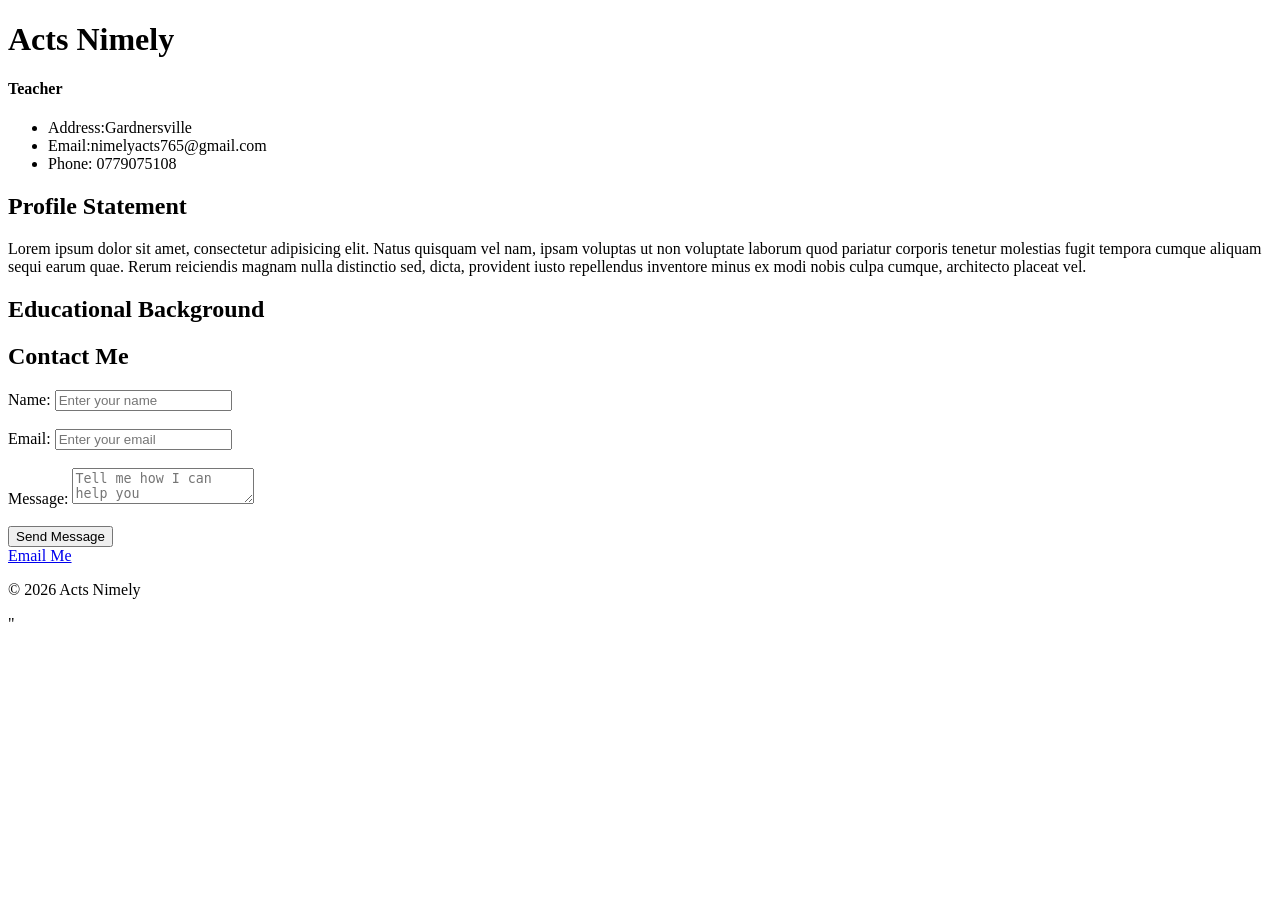
<file: index.html>
<!doctype html>
<html lang="en">
  <head>
    <meta charset="UTF-8" />
    <meta name="viewport" content="width=device-width, initial-scale=1.0" />
    <title>Assignment 1</title>
  </head>
  <body>
    <header>
      <h1>Acts Nimely</h1>
      <h4>Teacher</h4>
      <ul>
        <li>Address:Gardnersville</li>
        <li>Email:nimelyacts765@gmail.com</li>
        <li>Phone: 0779075108</li>
      </ul>
    </header>
    <main>
      <section>
        <h2>Profile Statement</h2>
        <p>
          Lorem ipsum dolor sit amet, consectetur adipisicing elit. Natus
          quisquam vel nam, ipsam voluptas ut non voluptate laborum quod
          pariatur corporis tenetur molestias fugit tempora cumque aliquam sequi
          earum quae. Rerum reiciendis magnam nulla distinctio sed, dicta,
          provident iusto repellendus inventore minus ex modi nobis culpa
          cumque, architecto placeat vel.
        </p>
      </section>

      <section>
        <h2>Educational Background</h2>
      </section>

      <section>
        <h2>Contact Me</h2>
        <form action="" method="post">
          <label for="fullName">Name:</label>
          <input
            type="text"
            name="fullName"
            id="fullName"
            placeholder="Enter your name"
          />
          <br /><br />
          <label for="email">Email:</label>
          <input
            type="email"
            name="email"
            id="email"
            placeholder="Enter your email"
          />

          <br /><br />
          <label for="message">Message:</label>
          <textarea
            name="message"
            id="message"
            placeholder="Tell me how I can help you"
          ></textarea>

          <br /><br />
          <button type="submit">Send Message</button>
        </form>
      </section>
    </main>

    <footer>
      <a href="mailto:nimelyacts765@gmail.com">Email Me</a>
      <br />
      <p>&copy; 2026 Acts Nimely</p>
    </footer>
  </body>
</html>
"
</file>
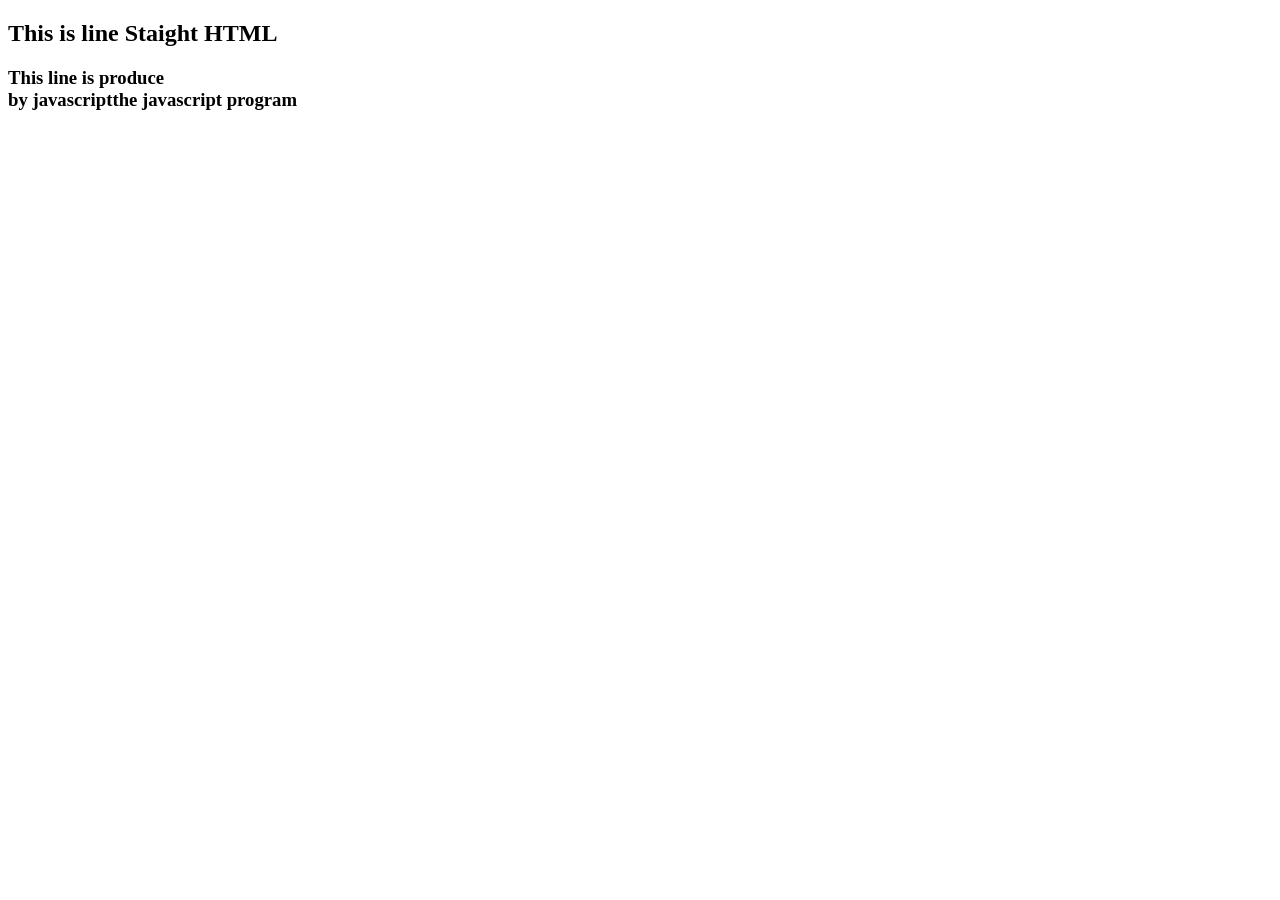
<file: Week4/index.html>
<!DOCTYPE html>
<html lang="en">
<head>
    <meta charset="UTF-8">
    <meta name="viewport" content="width=device-width, initial-scale=1.0">
    <title>Document</title>
</head>
<body>
    <h2> This is line Staight HTML</h2>
    <H3>
       <script type="text/javascript">
        document.write("This line is produce <br/> by javascript");
        document.write("the javascript program <br/>");
        alert("Hey, javascripy is fun");

       </script>
    </H3>
    
</body>
</html
</file>
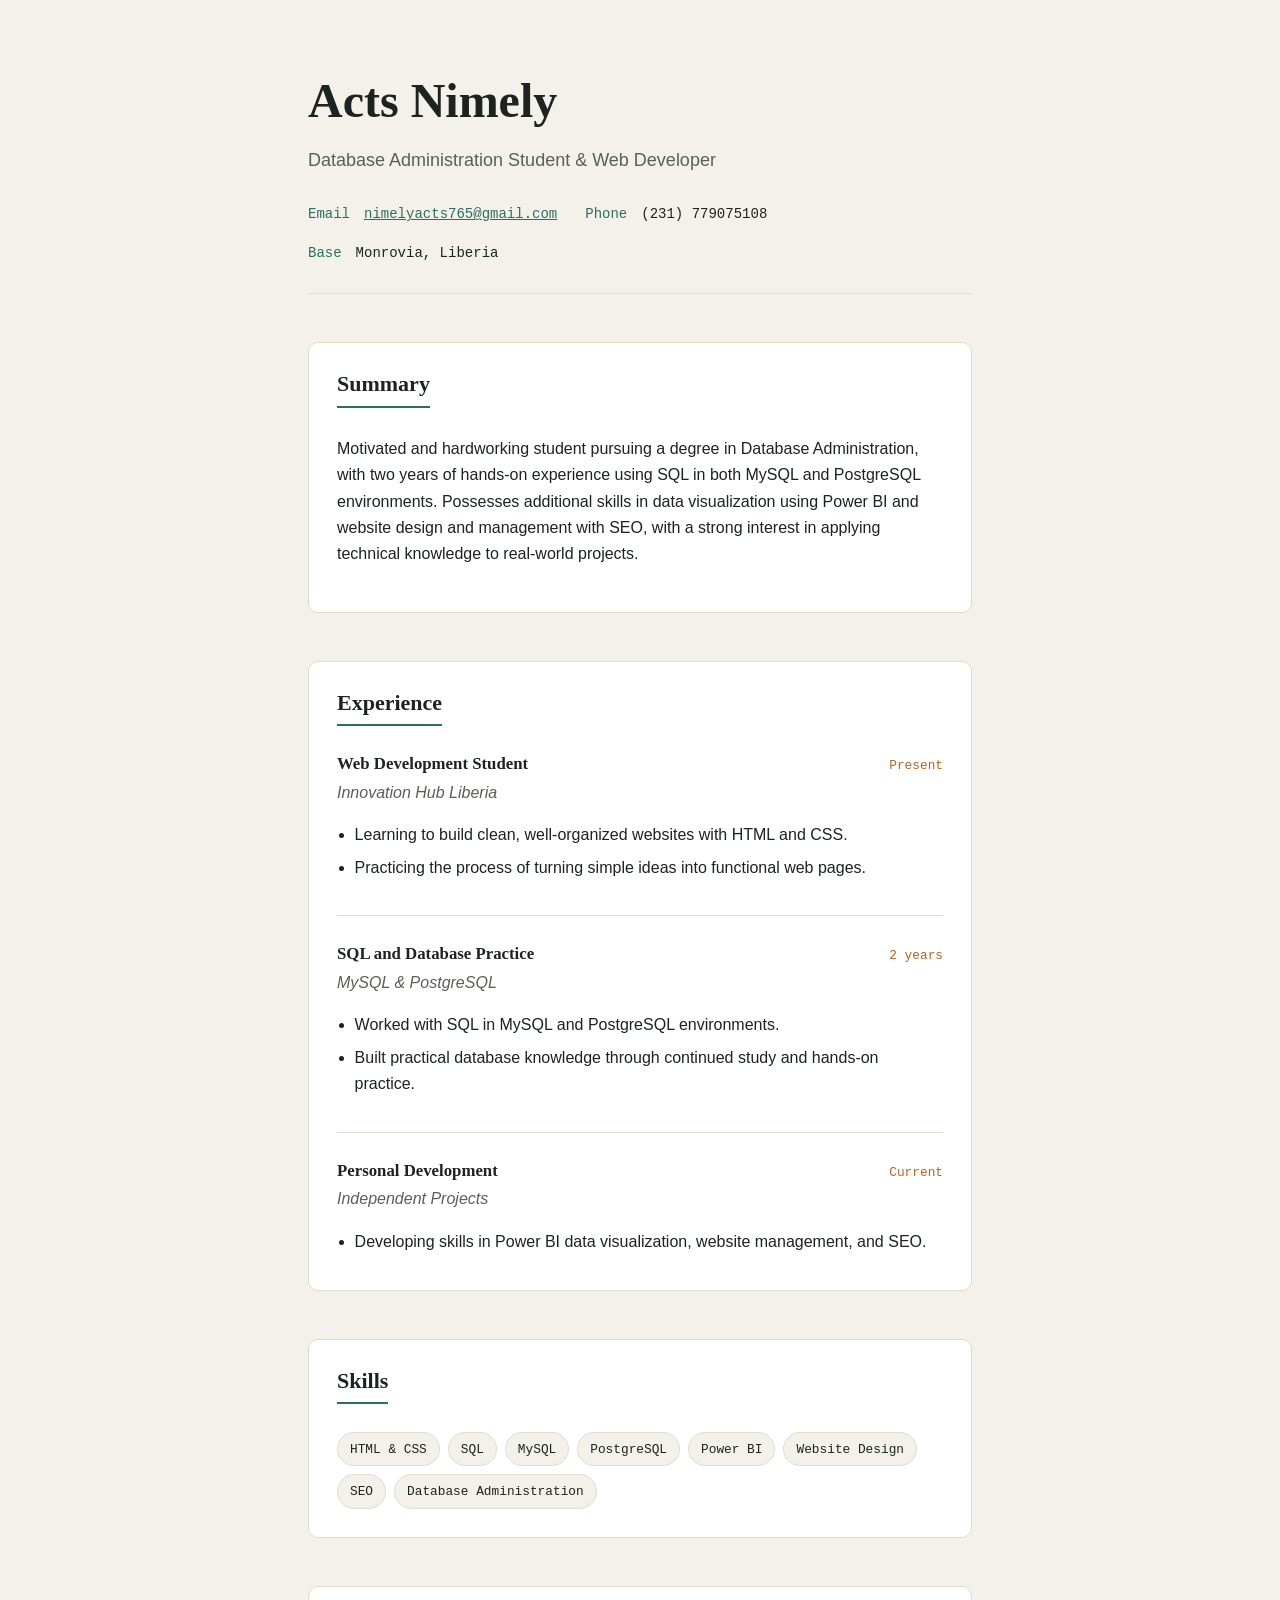
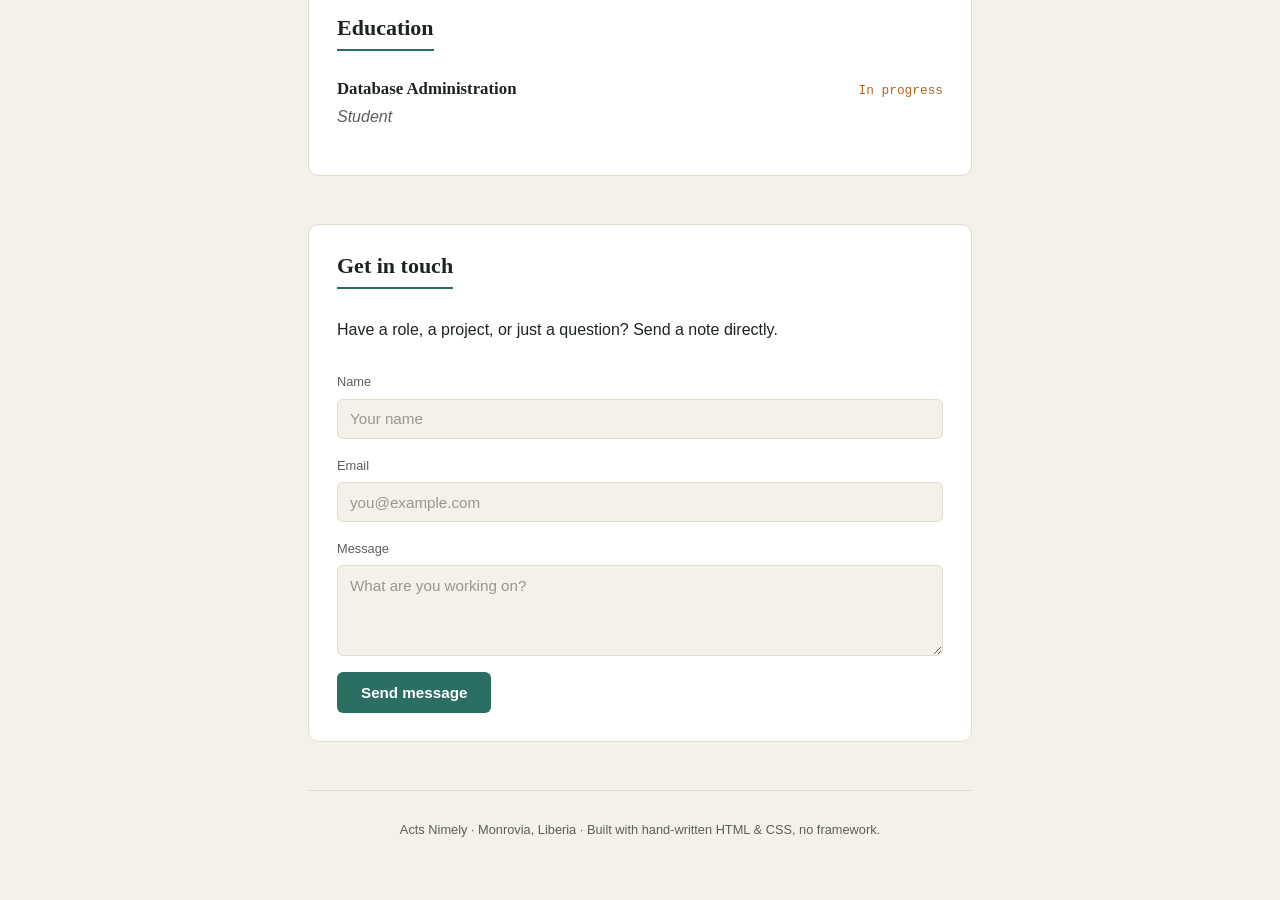
<file: Week-2/Assignment-2/index.html>
<!DOCTYPE html>
<html lang="en">
<head>
  <meta charset="UTF-8">
  <meta name="viewport" content="width=device-width, initial-scale=1.0">
  <title>Acts Nimely — Database Administration Student</title>

  <link rel="stylesheet" href="style.css">
</head>
<body>

  <div class="page">

    <header class="masthead">
      <h1 class="masthead__name">Acts Nimely</h1>
      <p class="masthead__title">Database Administration Student &amp; Web Developer</p>

      <ul class="masthead__meta">
        <li><span class="label">Email</span> <a href="mailto:nimelyacts765@gmail.com">nimelyacts765@gmail.com</a></li>
        <li><span class="label">Phone</span> (231) 779075108</li>
        <li><span class="label">Base</span> Monrovia, Liberia</li>
        
      </ul>
    </header>

    <main>

      <section class="card" id="summary">
        <h2 class="card__heading">Summary</h2>
        <p>
          Motivated and hardworking student pursuing a degree in Database Administration, with two years of hands-on experience using SQL in both MySQL and PostgreSQL environments. Possesses additional skills in data visualization using Power BI and website design and management with SEO, with a strong interest in applying technical knowledge to real-world projects.
        </p>
      </section>

      <section class="card" id="experience">
        <h2 class="card__heading">Experience</h2>

        <article class="entry">
          <div class="entry__head">
            <h3 class="entry__role">Web Development Student</h3>
              <span class="entry__dates">Present</span>
          </div>
          <p class="entry__org">Innovation Hub Liberia</p>
          <ul class="entry__points">
            <li>Learning to build clean, well-organized websites with HTML and CSS.</li>
            <li>Practicing the process of turning simple ideas into functional web pages.</li>
          </ul>
        </article>

        <article class="entry">
          <div class="entry__head">
            <h3 class="entry__role">SQL and Database Practice</h3>
              <span class="entry__dates">2 years</span>
          </div>
          <p class="entry__org">MySQL &amp; PostgreSQL</p>
          <ul class="entry__points">
            <li>Worked with SQL in MySQL and PostgreSQL environments.</li>
            <li>Built practical database knowledge through continued study and hands-on practice.</li>
          </ul>
        </article>

        <article class="entry">
          <div class="entry__head">
            <h3 class="entry__role">Personal Development</h3>
              <span class="entry__dates">Current</span>
          </div>
          <p class="entry__org">Independent Projects</p>
          <ul class="entry__points">
            <li>Developing skills in Power BI data visualization, website management, and SEO.</li>
          </ul>
        </article>
      </section>

      <section class="card" id="skills">
        <h2 class="card__heading">Skills</h2>
        <ul class="tag-list">
          <li class="tag">HTML &amp; CSS</li>
          <li class="tag">SQL</li>
          <li class="tag">MySQL</li>
          <li class="tag">PostgreSQL</li>
          <li class="tag">Power BI</li>
          <li class="tag">Website Design</li>
          <li class="tag">SEO</li>
          <li class="tag">Database Administration</li>
        </ul>
      </section>

      <section class="card" id="education">
        <h2 class="card__heading">Education</h2>
        <article class="entry">
          <div class="entry__head">
            <h3 class="entry__role">Database Administration</h3>
            <span class="entry__dates">In progress</span>
          </div>
          <p class="entry__org">Student</p>
        </article>
      </section>

      <section class="card" id="contact">
        <h2 class="card__heading">Get in touch</h2>
        <p>Have a role, a project, or just a question? Send a note directly.</p>

        <form class="contact-form" action="#" method="post">
          <div class="field">
            <label for="name">Name</label>
            <input type="text" id="name" name="name" placeholder="Your name" required>
          </div>
          <div class="field">
            <label for="email">Email</label>
            <input type="email" id="email" name="email" placeholder="you@example.com" required>
          </div>
          <div class="field">
            <label for="message">Message</label>
            <textarea id="message" name="message" rows="4" placeholder="What are you working on?"></textarea>
          </div>
          <button type="submit" class="btn">Send message</button>
        </form>
      </section>

    </main>

    <footer class="colophon">
      <p>Acts Nimely · Monrovia, Liberia · Built with hand-written HTML &amp; CSS, no framework.</p>
    </footer>

  </div>

</body>
</html>
</file>
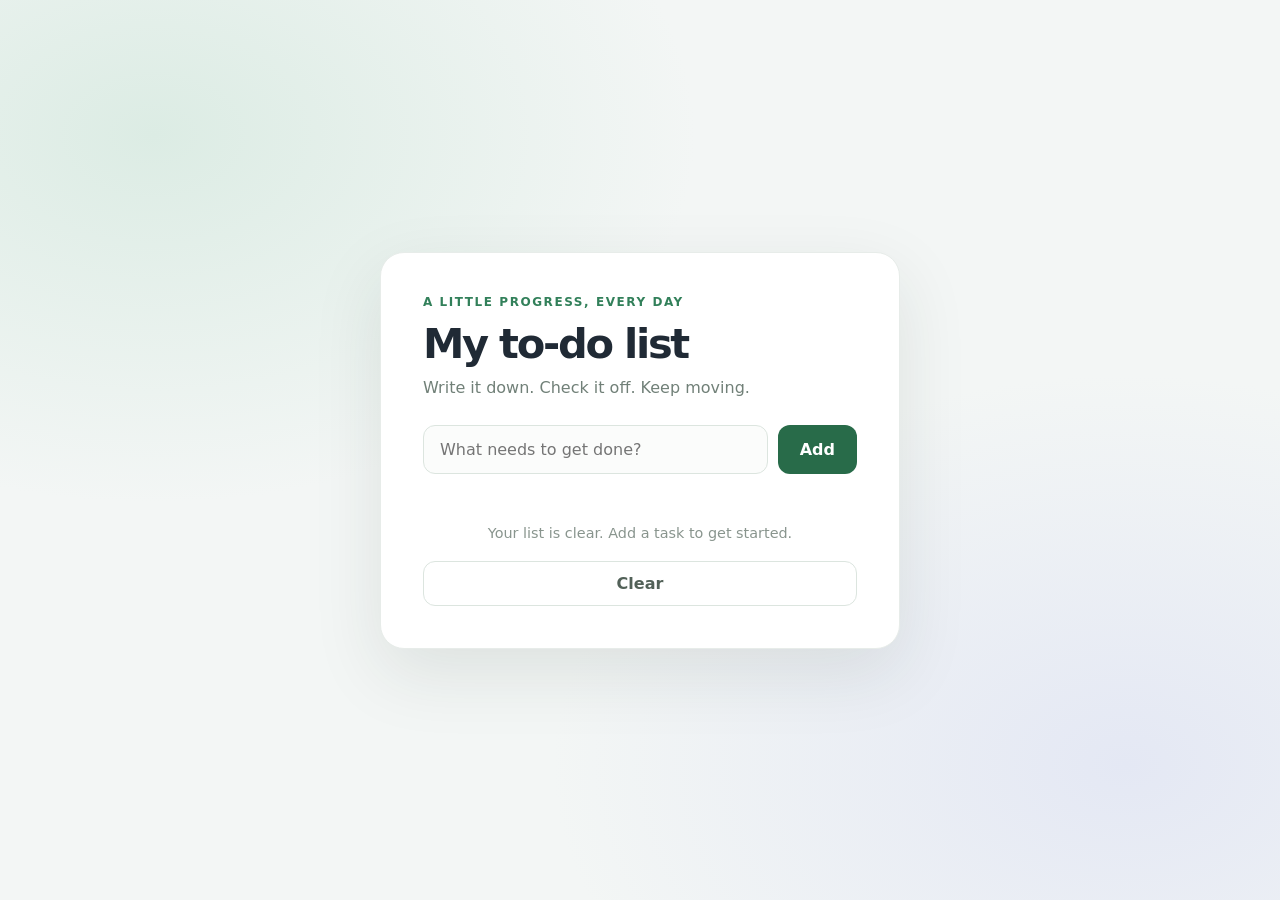
<file: Week5/Todo - list/index.html>
<!DOCTYPE html>
<html lang="en">
  <head>
    <meta charset="UTF-8" />
    <meta name="viewport" content="width=device-width, initial-scale=1.0" />
    <meta
      name="description"
      content="A simple to-do list for keeping track of what needs to get done."
    />
    <title>To-do List</title>
    <style>
      :root {
        color-scheme: light;
        font-family: Inter, ui-sans-serif, system-ui, -apple-system, BlinkMacSystemFont,
          "Segoe UI", sans-serif;
        color: #202a35;
        background: #f3f6f5;
        font-synthesis: none;
        text-rendering: optimizeLegibility;
      }

      * {
        box-sizing: border-box;
      }

      body {
        display: grid;
        min-height: 100vh;
        margin: 0;
        padding: 32px 16px;
        place-items: center;
        background:
          radial-gradient(ellipse at 12% 15%, #dcece4 0, transparent 34%),
          radial-gradient(ellipse at 88% 85%, #e4e8f4 0, transparent 36%), #f3f6f5;
      }

      button,
      input {
        font: inherit;
      }

      .todo-card {
        width: min(100%, 520px);
        padding: 42px;
        border: 1px solid #e7ece9;
        border-radius: 24px;
        background: #fff;
        box-shadow: 0 24px 70px rgb(31 48 40 / 10%);
      }

      .eyebrow {
        margin: 0 0 10px;
        color: #32805a;
        font-size: 0.75rem;
        font-weight: 750;
        letter-spacing: 0.13em;
        text-transform: uppercase;
      }

      h1 {
        margin: 0;
        font-size: clamp(2rem, 7vw, 2.6rem);
        letter-spacing: -0.055em;
      }

      .intro {
        margin: 10px 0 28px;
        color: #718078;
      }

      .add-form {
        display: flex;
        gap: 10px;
      }

      .add-form input {
        min-width: 0;
        flex: 1;
        padding: 14px 16px;
        border: 1px solid #dce5df;
        border-radius: 12px;
        outline: none;
        background: #fbfcfb;
        transition: border-color 150ms ease, box-shadow 150ms ease;
      }

      .add-form input:focus {
        border-color: #32805a;
        box-shadow: 0 0 0 3px rgb(50 128 90 / 13%);
      }

      .add-button,
      .clear-button {
        padding: 0 22px;
        border-radius: 12px;
        cursor: pointer;
        font-weight: 700;
      }

      .add-button {
        border: 0;
        background: #286b49;
        color: #fff;
        transition: background 150ms ease, transform 150ms ease;
      }

      .clear-button {
        display: block;
        width: 100%;
        margin-top: 20px;
        padding: 12px 22px;
        border: 1px solid #dce5df;
        background: #fff;
        color: #526158;
        transition: background 150ms ease, border-color 150ms ease;
      }

      .clear-button:hover {
        border-color: #cbdcd1;
        background: #f7faf8;
      }

      .add-button:hover {
        transform: translateY(-1px);
        background: #20583c;
      }

      .task-list {
        display: grid;
        gap: 10px;
        margin: 26px 0 0;
        padding: 0;
        list-style: none;
      }

      .task-item {
        display: flex;
        min-height: 54px;
        align-items: center;
        gap: 12px;
        padding: 8px 10px 8px 16px;
        border: 1px solid #edf0ee;
        border-radius: 12px;
        background: #fff;
        cursor: pointer;
        transition: border-color 150ms ease, background 150ms ease;
      }

      .task-item:hover {
        border-color: #cbdcd1;
        background: #fbfdfb;
      }

      .task-text {
        min-width: 0;
        flex: 1;
        overflow-wrap: anywhere;
      }

      .task-item.done .task-text {
        color: #98a39d;
        text-decoration: line-through;
      }

      .delete-button {
        display: grid;
        width: 34px;
        height: 34px;
        flex: 0 0 auto;
        place-items: center;
        border: 0;
        border-radius: 9px;
        background: transparent;
        color: #829087;
        cursor: pointer;
        font-size: 1.4rem;
        line-height: 1;
      }

      .delete-button:hover {
        background: #fff0ee;
        color: #bb4b42;
      }

      .list-hint {
        margin: 25px 0 0;
        color: #89958e;
        font-size: 0.9rem;
        text-align: center;
      }

      .list-hint:empty {
        display: none;
      }

      .visually-hidden {
        position: absolute;
        width: 1px;
        height: 1px;
        overflow: hidden;
        clip: rect(0, 0, 0, 0);
        white-space: nowrap;
        clip-path: inset(50%);
      }

      @media (max-width: 480px) {
        .todo-card {
          padding: 30px 22px;
        }
      }
    </style>
  </head>
  <body>
    <main class="todo-card">
      <p class="eyebrow">A little progress, every day</p>
      <h1>My to-do list</h1>
      <p class="intro">Write it down. Check it off. Keep moving.</p>

      <form class="add-form" id="add-form">
        <label class="visually-hidden" for="task-input">New task</label>
        <input
          id="task-input"
          name="task"
          type="text"
          placeholder="What needs to get done?"
          autocomplete="off"
          required
        />
        <button class="add-button" type="submit">Add</button>
      </form>

      <ul class="task-list" id="task-list" aria-label="To-do tasks"></ul>
      <p class="list-hint" id="list-hint">Your list is clear. Add a task to get started.</p>
      <button class="clear-button" id="clear-button" type="button">Clear</button>
    </main>
    <script>
      const form = document.querySelector("#add-form");
      const input = document.querySelector("#task-input");
      const clearButton = document.querySelector("#clear-button");
      const list = document.querySelector("#task-list");
      const hint = document.querySelector("#list-hint");

      clearButton.addEventListener("click", () => {
        list.replaceChildren();
        input.value = "";
        updateEmptyHint();
        input.focus();
      });

      function updateEmptyHint() {
        hint.hidden = list.childElementCount > 0;
      }

      form.addEventListener("submit", (event) => {
        event.preventDefault();

        const taskText = input.value.trim();
        if (!taskText) {
          input.focus();
          return;
        }

        const task = document.createElement("li");
        task.className = "task-item";

        const text = document.createElement("span");
        text.className = "task-text";
        text.textContent = taskText;
        task.append(text);

        const deleteButton = document.createElement("button");
        deleteButton.className = "delete-button";
        deleteButton.type = "button";
        deleteButton.textContent = "×";
        deleteButton.setAttribute("aria-label", `Delete ${taskText}`);
        task.append(deleteButton);

        task.addEventListener("click", (clickEvent) => {
          if (clickEvent.target !== deleteButton) {
            task.classList.toggle("done");
          }
        });

        deleteButton.addEventListener("click", () => {
          task.remove();
          updateEmptyHint();
        });

        list.append(task);
        input.value = "";
        input.focus();
        updateEmptyHint();
      });
    </script>
  </body>
</html>
</file>
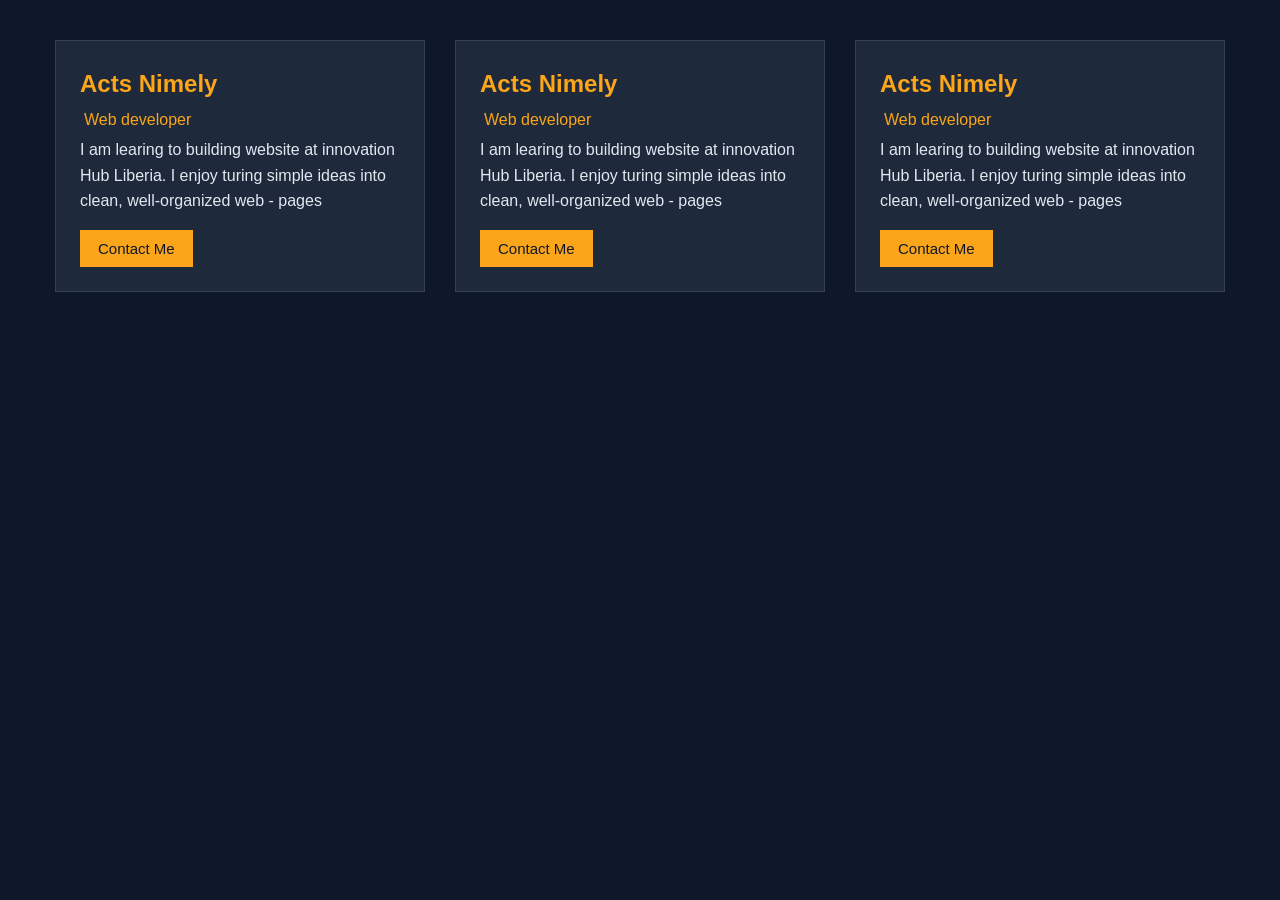
<file: Week2/Exercise/indext.html>
<html lang="en">
<head>
    <link rel="stylesheet" href="C:"Stylesheet.css">
    <meta charset="UTF-8">
    <meta name="viewport" content="width=, initial-scale=1.0">
    <title>CSS FOUNDATION</title>
    <link rel="stylesheet" href="Stylesheet.css">
</head>
<body>
    <div class="container">
    <div id="profile" class="card">
        <h1 id ="name"> Acts Nimely</h1>
        <P class="role"> Web developer</P>
         
            I am learing to building website at innovation Hub Liberia.
            I enjoy turing simple ideas into clean, well-organized web - pages
            
        </p>
        <button type="button" class="btn">Contact Me</button>
    </div>

    <div id="profile" class="card">
        <h1 id ="name"> Acts Nimely</h1>
        <P class="role"> Web developer</P>
         
            I am learing to building website at innovation Hub Liberia.
            I enjoy turing simple ideas into clean, well-organized web - pages
            
        </p>
        <button type="button" class="btn">Contact Me</button>
    </div>

    <div id="profile" class="card">
        <h1 id ="name"> Acts Nimely</h1>
        <P class="role"> Web developer</P>
         
            I am learing to building website at innovation Hub Liberia.
            I enjoy turing simple ideas into clean, well-organized web - pages
            
        </p>
        <button type="button" class="btn">Contact Me</button>
    </div>
    </div>

</body>
</html>
</file>
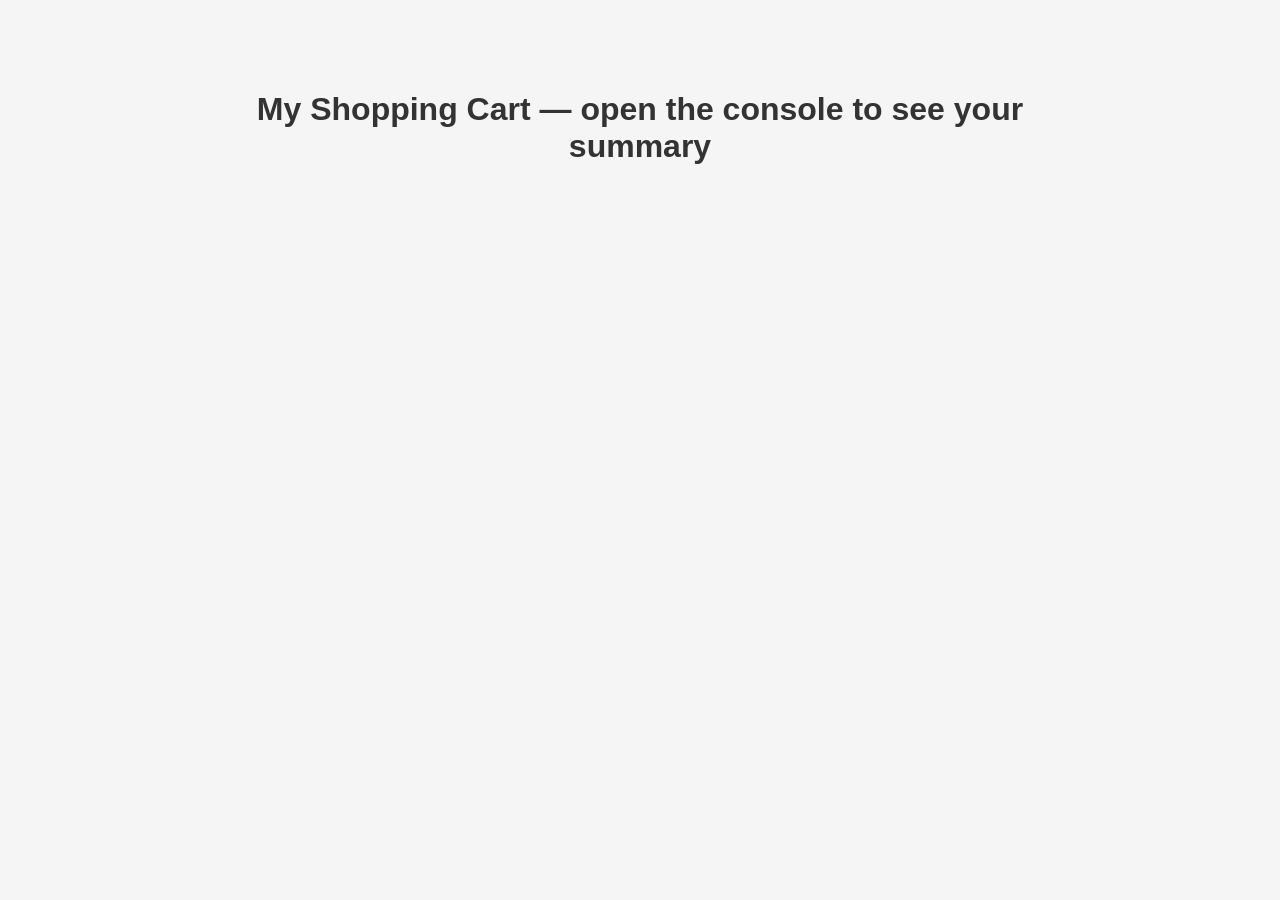
<file: Week4/Assignment/shopping_cart.html>
<!DOCTYPE html>
<html lang="en">
<head>
    <meta charset="UTF-8">
    <meta name="viewport" content="width=device-width, initial-scale=1.0">
    <title>My Shopping Cart</title>
    <style>
        body {
            font-family: Arial, sans-serif;
            max-width: 800px;
            margin: 50px auto;
            padding: 20px;
            background-color: #f5f5f5;
        }
        h1 {
            color: #333;
            text-align: center;
        }
        .instructions {
            background-color: #e8f4f8;
            padding: 15px;
            border-radius: 5px;
            margin-top: 20px;
            border-left: 4px solid #0084d1;
        }
    </style>
</head>
<body>
    <h1>My Shopping Cart — open the console to see your summary</h1>
    
    

    <script type="text/javascript">
       
       
        // Declare an array of product names
        const productNames = ["Laptop", "Wireless Mouse", "USB-C Cable", "Monitor Stand", "Keyboard"];
        
        // Declare a parallel array of product prices
        const productPrices = [899.99, 29.99, 15.99, 34.99, 79.99];

        console.log("========== MY SHOPPING CART ==========\n");

        
        // Initialize variable to accumulate the total price
        let subtotal = 0;

        console.log("--- ITEMS IN CART ---");
        // Use a for loop to iterate through the productPrices array
        for (let i = 0; i < productPrices.length; i++) {
            // Add each price to the subtotal
            subtotal += productPrices[i];
            // Print each product name and its price to the console
            console.log(`${i + 1}. ${productNames[i]}: $${productPrices[i].toFixed(2)}`);
        }

        console.log("\n--- PRICING CALCULATION ---");

       
        // Initialize discount percentage and amount variables
        let discountPercentage = 0;
        let discountAmount = 0;
        let finalTotal = 0;

        // Use if/else if/else statement to determine discount based on subtotal
        if (subtotal >= 200) {
            // Subtotal >= $200: apply a 20% discount
            discountPercentage = 20;
        } else if (subtotal >= 100) {
            // Subtotal >= $100: apply a 10% discount
            discountPercentage = 10;
        } else {
            // Subtotal < $100: no discount (0%)
            discountPercentage = 0;
        }

        // Calculate the discount amount
        discountAmount = subtotal * (discountPercentage / 100);
        // Calculate the final total after discount
        finalTotal = subtotal - discountAmount;

       
        // TASK 5: PRINT A CHECKOUT SUMMARY
       
        console.log(`Number of items: ${productNames.length}`);
        console.log(`Subtotal: $${subtotal.toFixed(2)}`);
        console.log(`Discount: ${discountPercentage}% ($${discountAmount.toFixed(2)})`);
        console.log(`Final Total: $${finalTotal.toFixed(2)}`);

        
        // TASK 6: ARRAY OPERATIONS
     
        console.log("\n--- ARRAY OPERATIONS ---");

        // Use the push() method to add one more product and price
        productNames.push("Monitor");
        productPrices.push(299.99);
        console.log("✓ Added new product: Monitor ($299.99)");

        // Use the join() method to print all product names separated by commas
        const allProductsJoined = productNames.join(", ");
        console.log(`\nAll products (joined): ${allProductsJoined}`);

        // Use the sort() method to print product names in alphabetical order
        const sortedProducts = productNames.slice().sort(); // slice() creates a copy to preserve original
        console.log(`\nProducts in alphabetical order: ${sortedProducts.join(", ")}`);

        console.log("\n=====================================\n");


       
            
        

    </script>
</body>
</html>
</file>
<file: Week-2/Assignment-2/style.css>
/* =============================================================
   THE DIGITAL RESUME — style.css
   Design tokens live in :root. Everything else reads from them.
   ============================================================= */

:root {
  /* --- required 4: background, text, primary accent, secondary accent --- */
  --color-bg: #F3F1E9;         /* warm paper, not stark white */
  --color-text: #1C2321;       /* near-black ink, faint green undertone */
  --color-accent-primary: #2B6E63;   /* deep pine/teal — headings, links, focus */
  --color-accent-secondary: #B5651D; /* burnt ochre — the "editor's pen" mark */

  /* --- supporting tokens, derived from the four above --- */
  --color-surface: #FFFFFF;     /* card background, sits on --color-bg */
  --color-border: #E1DCCB;      /* hairline rule between paper and card */
  --color-text-muted: #5B5F5A;  /* secondary text: dates, captions */

  /* --- type --- */
  --font-display: "Fraunces", Georgia, serif;
  --font-body: "Inter", -apple-system, BlinkMacSystemFont, "Segoe UI",
               Roboto, Helvetica, Arial, sans-serif;
  --font-mono: "JetBrains Mono", "SFMono-Regular", Consolas, monospace;

  /* --- spacing scale, used for breathing room between sections --- */
  --space-xs: 0.5rem;
  --space-sm: 1rem;
  --space-md: 1.75rem;
  --space-lg: 3rem;
  --space-xl: 4.5rem;

  --radius: 10px;
}

/* ============ RESET & BASE ============ */

*,
*::before,
*::after {
  box-sizing: border-box;
}

body {
  margin: 0;
  background: var(--color-bg);
  color: var(--color-text);
  font-family: var(--font-body);
  font-size: 16px;
  line-height: 1.65;               /* readability: generous line-height */
  -webkit-font-smoothing: antialiased;
}

h1, h2, h3 {
  font-family: var(--font-display);
  color: var(--color-text);
  line-height: 1.2;
  margin: 0 0 var(--space-sm) 0;
}

p {
  margin: 0 0 var(--space-sm) 0;
}

a {
  color: var(--color-accent-primary);
}

/* Visible keyboard focus everywhere, not just on hover */
a:focus-visible,
button:focus-visible,
input:focus-visible,
textarea:focus-visible {
  outline: 2px solid var(--color-accent-primary);
  outline-offset: 2px;
}

/* ============ PAGE SHELL ============ */

.page {
  max-width: 720px;
  margin: 0 auto;
  padding: var(--space-xl) var(--space-md) var(--space-lg);
}

main {
  display: flex;
  flex-direction: column;
  gap: var(--space-lg);            /* breathing room between sections */
}

/* ============ MASTHEAD ============ */

.masthead {
  margin-bottom: var(--space-lg);
  padding-bottom: var(--space-md);
  border-bottom: 1px solid var(--color-border);
}

.masthead__stamp {
  display: inline-block;
  font-family: var(--font-mono);
  font-size: 0.75rem;
  letter-spacing: 0.03em;
  color: var(--color-accent-secondary);
  border-bottom: 1px dashed var(--color-accent-secondary);
  padding-bottom: 2px;
  margin-bottom: var(--space-md);
}

.masthead__name {
  font-size: clamp(2.25rem, 5vw, 3rem);
  font-weight: 600;
}

.masthead__title {
  font-size: 1.125rem;
  color: var(--color-text-muted);
  margin-bottom: var(--space-md);
}

.masthead__meta {
  list-style: none;
  display: flex;
  flex-wrap: wrap;
  gap: var(--space-sm) var(--space-md);
  margin: 0;
  padding: 0;
  font-family: var(--font-mono);
  font-size: 0.875rem;
}

.masthead__meta .label {
  color: var(--color-accent-primary);
  margin-right: 0.4em;
}

/* ============ REUSABLE: .card ============ */
/* Every resume section is a .card — consistent padding/margin "breathing room" */

.card {
  background: var(--color-surface);
  border: 1px solid var(--color-border);
  border-radius: var(--radius);
  padding: var(--space-md) var(--space-md);
  margin: 0;                        /* spacing handled by main's gap */
}

.card__heading {
  font-size: 1.375rem;
  padding-bottom: var(--space-xs);
  margin-bottom: var(--space-md);
  border-bottom: 2px solid var(--color-accent-primary);
  display: inline-block;
}

/* ============ EXPERIENCE / EDUCATION ENTRIES ============ */

.entry {
  padding-bottom: var(--space-md);
  margin-bottom: var(--space-md);
  border-bottom: 1px solid var(--color-border);
}

.entry:last-child {
  padding-bottom: 0;
  margin-bottom: 0;
  border-bottom: none;
}

.entry__head {
  display: flex;
  justify-content: space-between;
  align-items: baseline;
  flex-wrap: wrap;
  gap: var(--space-xs);
}

.entry__role {
  font-size: 1.05rem;
  margin: 0;
}

.entry__dates {
  font-family: var(--font-mono);
  font-size: 0.8rem;
  color: var(--color-accent-secondary);
  white-space: nowrap;
}

.entry__org {
  color: var(--color-text-muted);
  font-style: italic;
  margin: 0.2rem 0 var(--space-sm) 0;
}

.entry__points {
  margin: 0;
  padding-left: 1.1rem;
}

.entry__points li {
  margin-bottom: 0.4rem;
}

/* ============ SKILLS TAGS ============ */

.tag-list {
  list-style: none;
  display: flex;
  flex-wrap: wrap;
  gap: var(--space-xs);
  margin: 0;
  padding: 0;
}

.tag {
  font-family: var(--font-mono);
  font-size: 0.8rem;
  background: var(--color-bg);
  border: 1px solid var(--color-border);
  color: var(--color-text);
  padding: 0.35rem 0.75rem;
  border-radius: 999px;
}

/* ============ CONTACT FORM ============ */

.contact-form {
  display: flex;
  flex-direction: column;
  gap: var(--space-sm);
  margin-top: var(--space-md);
}

.field {
  display: flex;
  flex-direction: column;
  gap: 0.4rem;
}

.field label {
  font-size: 0.8rem;
  font-weight: 500;
  color: var(--color-text-muted);
}

.field input,
.field textarea {
  font-family: var(--font-body);
  font-size: 0.95rem;
  padding: 0.65rem 0.75rem;
  border: 1px solid var(--color-border);
  border-radius: 6px;
  background: var(--color-bg);
  color: var(--color-text);
  resize: vertical;
}

.field input::placeholder,
.field textarea::placeholder {
  color: #9A968A;
}

/* ============ REUSABLE: .btn ============ */
/* Used on the form's submit button; reusable anywhere a call-to-action is needed */

.btn {
  align-self: flex-start;
  font-family: var(--font-body);
  font-size: 0.95rem;
  font-weight: 600;
  color: #FFFFFF;
  background: var(--color-accent-primary);
  border: none;
  border-radius: 6px;
  padding: 0.75rem 1.5rem;
  cursor: pointer;
  transition: background 0.15s ease, transform 0.1s ease;
}

.btn:hover {
  background: #235a51;
}

.btn:active {
  transform: translateY(1px);
}

/* ============ FOOTER ============ */

.colophon {
  margin-top: var(--space-lg);
  padding-top: var(--space-md);
  border-top: 1px solid var(--color-border);
  font-size: 0.8rem;
  color: var(--color-text-muted);
  text-align: center;
}

/* ============ RESPONSIVE ============ */

@media (max-width: 560px) {
  .page {
    padding: var(--space-lg) var(--space-sm) var(--space-lg);
  }

  .entry__head {
    flex-direction: column;
    align-items: flex-start;
  }
}

/* ============ REDUCED MOTION ============ */

@media (prefers-reduced-motion: reduce) {
  .btn {
    transition: none;
  }
}
</file>
<file: Week2/Exercise/Stylesheet.css>
:root{
    --bg: #0f172a;
    --card-bg: #1e293b;
    --text: #e2e8f0;
    --primary: #faa51a;
}
    
    body{
        background-color: var(--bg);
        color: var(--text);
        font-family: Arial, Helvetica, sans-serif;
        line-height: 1.6;
        margin: 0;
        padding: 40px;
    }

    #profile {
        width: 320px;
        margin: 0 auto;
    }
.card {
    background-color: var(--card-bg);
    padding: 24px;
    border: 1px solid rgb(51,65,85);
}

#name{
    color: var(--primary);
    font-size: 24px;
    margin: 0;
}
.role{
    color: var(--primary);
    font-size: 16px;
    margin: 4px
}
.bio{
    font-size: 15px;
    line-height: 1.6px;
    margin: 0 0 20pox 0;
}
.btn {
    background-color: var(--primary);
    color: #0f172a;
    border: none;
    padding: 10px 18px;
    font-size: 15px;
}
.container {
    display: flex;
}
</file>
